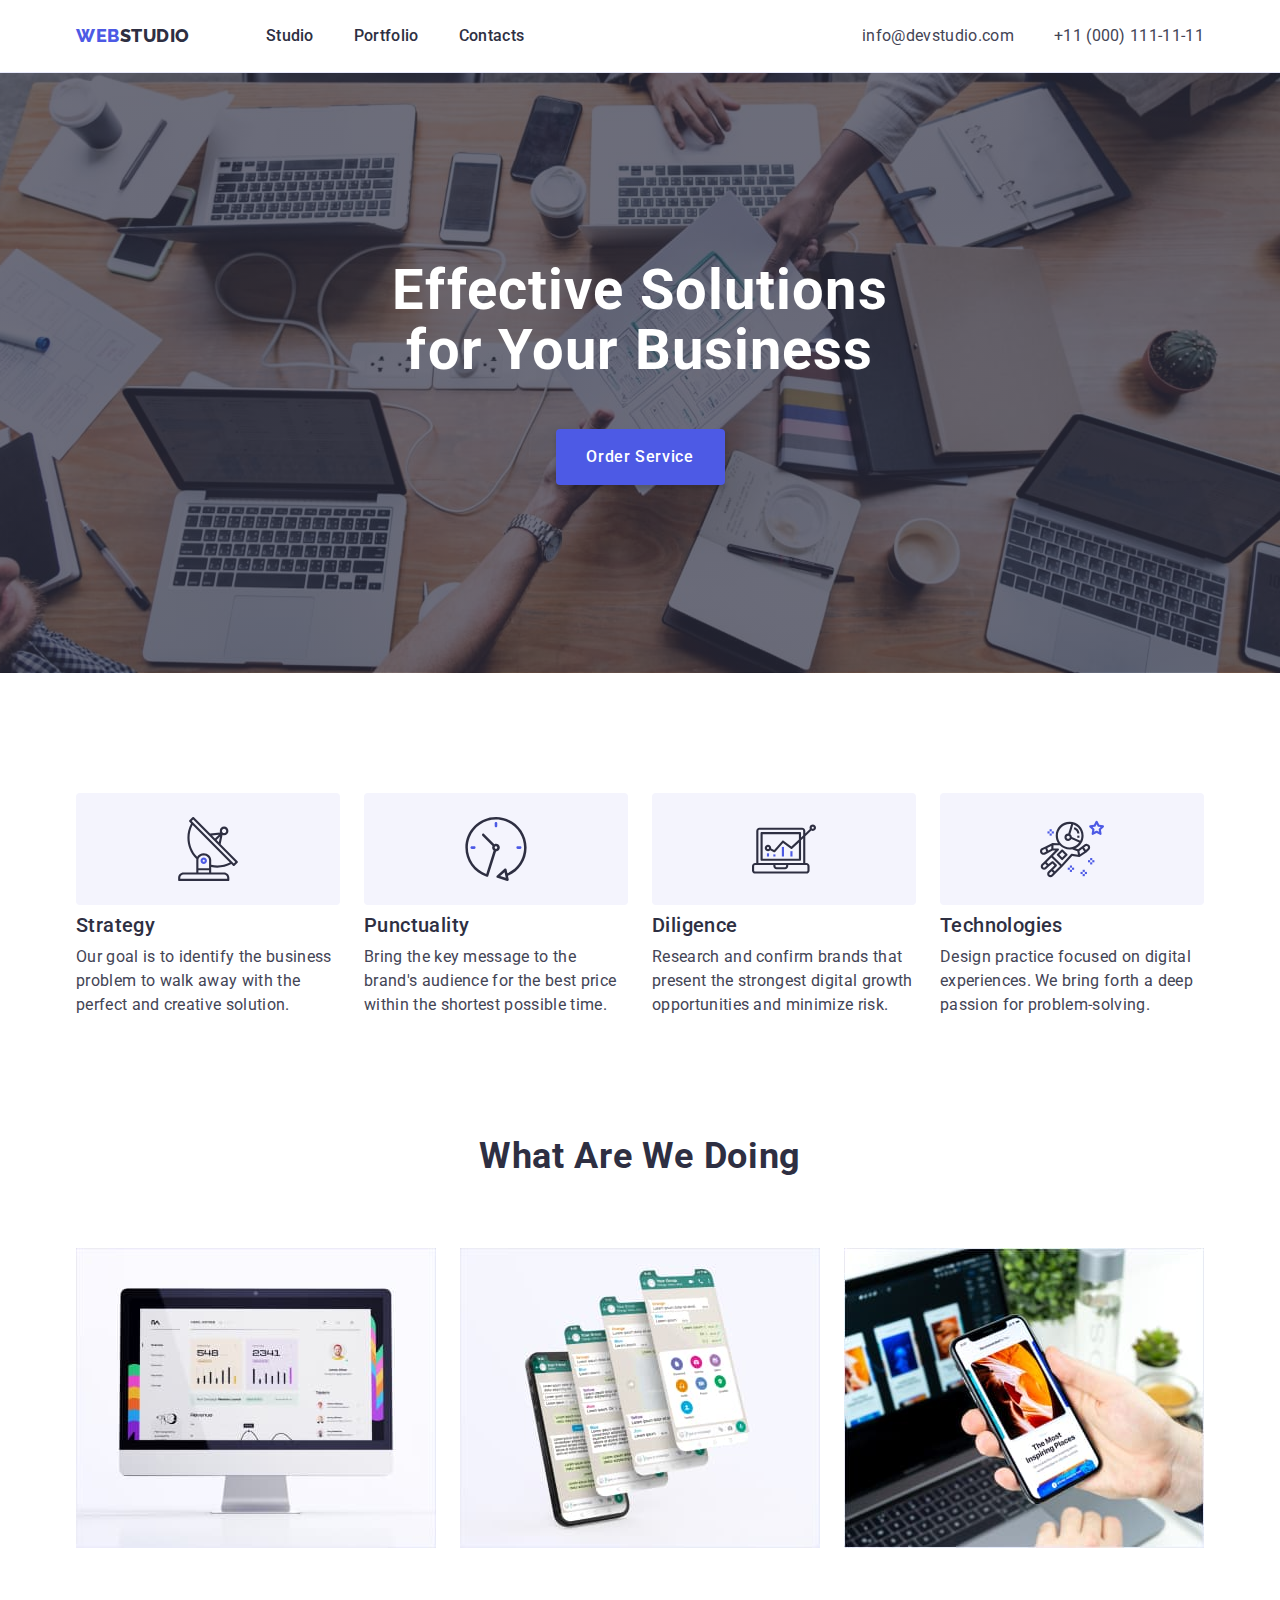
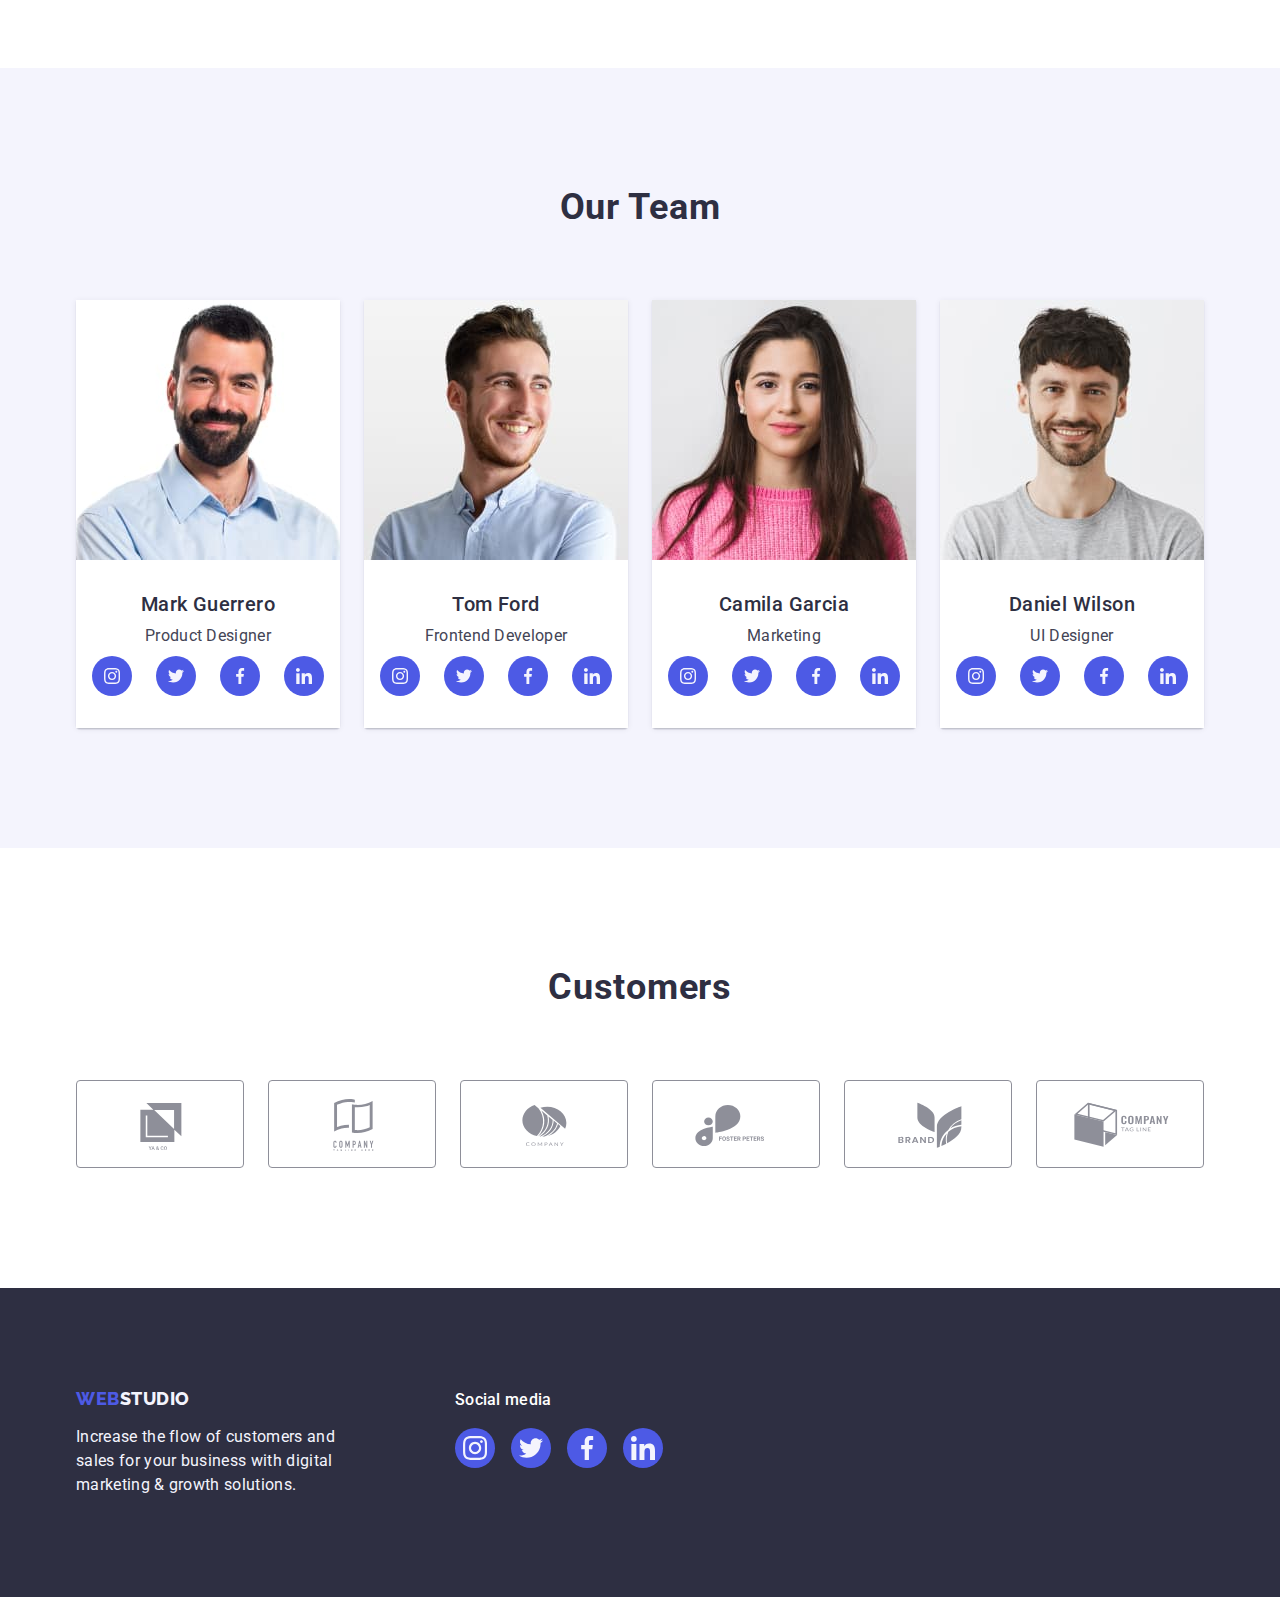
<file: index.html>
<!DOCTYPE html>
<html lang="en">
  <head>
    <meta charset="UTF-8" />
    <meta http-equiv="X-UA-Compatible" content="IE=edge" />
    <meta name="viewport" content="width=device-width, initial-scale=1.0" />
    <title>Document</title>
    <link rel="preconnect" href="https://fonts.googleapis.com" />
    <link rel="preconnect" href="https://fonts.gstatic.com" crossorigin />
    <link
      href="https://fonts.googleapis.com/css2?family=Raleway:wght@800&family=Roboto:wght@400;500;700;900&display=swap"
      rel="stylesheet"
    />
    <link
      rel="stylesheet"
      href="https://cdnjs.cloudflare.com/ajax/libs/modern-normalize/1.1.0/modern-normalize.min.css"
    />
    <link rel="stylesheet" href="./css/styles.css" />
  </head>

  <body>
    <!-- header -->
    <header class="page-header">
      <div class="container page-header-container">
        <nav class="page-nav">
          <a class="logo-header logo link" href="./index.html"
            >Web<span class="log">Studio</span>
          </a>

          <ul class="menu list">
            <li class="menu-item">
              <a class="menu-link link" href="./index.html">Studio</a>
            </li>
            <li class="menu-item">
              <a class="menu-link link" href="./portfolio.html">Portfolio</a>
            </li>
            <li class="menu-item">
              <a class="menu-link link" href="">Contacts</a>
            </li>
          </ul>
        </nav>
        <address class="page-adress">
          <ul class="adress-list list">
            <li class="adress-list-item">
              <a class="contact-list link" href="mailto:info@devstudio.com"
                >info@devstudio.com</a
              >
            </li>
            <li class="adress-list-item">
              <a class="contact-list link" href="tel:+110001111111"
                >+11 (000) 111-11-11</a
              >
            </li>
          </ul>
        </address>
      </div>
    </header>

    <main>
      <!-- Hero -->
      <section class="hero background">
        <div class="container ">
          <h1 class="main-title">
            Effective Solutions <br />
            for Your Business
          </h1>
          <button class="modal-open-btn" type="button">Order Service</button>
        </div>
      </section>

      <!--Values-->
      <section class="values section">
        <div class="container">
          <h2 class="title visually-hidden values-title">Our values</h2>
          <ul class="values-menu list">
            <li class="values-menu-item">
              <div class="values-icon-container">
                <svg class="values-icon" width="64" height="64">
                  <use href="./images/icons.svg#icon-antenna">

                  </use>
                </svg>
              </div>
              <h3 class="menu-title">Strategy</h3>
              <p class="description">
                Our goal is to identify the business problem to walk away with
                the perfect and creative solution.
              </p>
            </li>
            <li class="values-menu-item">
              <div class="values-icon-container">
                <svg class="values-icon" width="64" height="64">
                  <use href="./images/icons.svg#icon-clock">

                  </use>
                </svg>
              </div>
              <h3 class="menu-title">Punctuality</h3>
              <p class="description">
                Bring the key message to the brand's audience for the best price
                within the shortest possible time.
              </p>
            </li>
            <li class="values-menu-item">
              <div class="values-icon-container">
                <svg class="values-icon" width="64" height="64">
                  <use href="./images/icons.svg#icon-diagram">

                  </use>
                </svg>
              </div>
              <h3 class="menu-title">Diligence</h3>
              <p class="description">
                Research and confirm brands that present the strongest digital
                growth opportunities and minimize risk.
              </p>
            </li>
            <li class="values-menu-item">
              <div class="values-icon-container">
                <svg class="values-icon" width="64" height="64">
                  <use href="./images/icons.svg#icon-astronaut">

                  </use>
                </svg>
              </div>
              <h3 class="menu-title">Technologies</h3>
              <p class="description">
                Design practice focused on digital experiences. We bring forth a
                deep passion for problem-solving.
              </p>
            </li>
          </ul>
        </div>
      </section>

      <!-- Services -->
      <section class="services ">
        <div class="container">
          <h2 class="title">What are we doing</h2>
          <ul class="services-list list">
            <li class="services-list-item">
              <img
                class="services-list-img"
                src="./images/services/computer-screen.jpg"
                alt="computer screen"
                width="360"
                height="300"
              />
            </li>
            <li class="services-list-item">
              <img
                class="services-list-img"
                src="./images/services/smartphone-screens.jpg"
                alt="smartphone screens"
                width="360"
                height="300"
              />
            </li>
            <li class="services-list-item">
              <img
                class="services-list-img"
                src="./images/services/smartphone-and-computer-screens.jpg"
                alt="smartphone and computer screens"
                width="360"
                height="300"
              />
            </li>
          </ul>
        </div>
      </section>

      <!-- Employees -->
      <section class="employees section">
        <div class="container">
          <h2 class="title">Our Team</h2>
          <ul class="employees-list list">
            <li class="employees-list-item ">
              <img
                class="employees-list-img"
                src="./images/employees/mark-guerrero.jpg"
                alt="employee's portrait"
                width="264"
                height="260"
              />
              <div class="employees-list-wrapper">
                <h3 class="menu-title employee-name">Mark Guerrero</h3>
                <p class="description employee-desc">Product Designer</p>
                <ul class="social-list list">
                  <li class="social-list-item">
                    <a href="" class="social-list-link">
                      <svg class="social-list-icon" width="16" height="16" >
                        <use href="./images/icons.svg#icon-instagram"></use>
                      </svg>
                    </a>
                  </li>
                  <li class="social-list-item">
                    <a href="" class="social-list-link">
                      <svg class="social-list-icon" width="16" height="16">
                        <use href="./images/icons.svg#icon-twitter"></use>
                      </svg>
                    </a>
                  </li>
                  <li class="social-list-item">
                    <a href="" class="social-list-link">
                      <svg class="social-list-icon" width="16" height="16">
                        <use href="./images/icons.svg#icon-facebook"></use>
                      </svg>
                    </a>
                  </li>
                  <li class="social-list-item">
                    <a href="" class="social-list-link">
                      <svg class="social-list-icon" width="16" height="16">
                        <use href="./images/icons.svg#icon-linkedin"></use>
                      </svg>
                    </a>
                  </li>
                </ul>
              </div>
              
            </li>
            <li class="employees-list-item">
              <img
                class="employees-list-img"
                src="./images/employees/tom-ford.jpg"
                alt="employee's portrait"
                width="264"
                height="260"
              />
              <div class="employees-list-wrapper">
                <h3 class="menu-title employee-name">Tom Ford</h3>
                <p class="description employee-desc">Frontend Developer</p>
                <ul class="social-list list">
                  <li class="social-list-item">
                    <a href="" class="social-list-link">
                      <svg class="social-list-icon" width="16" height="16" >
                        <use href="./images/icons.svg#icon-instagram"></use>
                      </svg>
                    </a>
                  </li>
                  <li class="social-list-item">
                    <a href="" class="social-list-link">
                      <svg class="social-list-icon" width="16" height="16">
                        <use href="./images/icons.svg#icon-twitter"></use>
                      </svg>
                    </a>
                  </li>
                  <li class="social-list-item">
                    <a href="" class="social-list-link">
                      <svg class="social-list-icon" width="16" height="16">
                        <use href="./images/icons.svg#icon-facebook"></use>
                      </svg>
                    </a>
                  </li>
                  <li class="social-list-item">
                    <a href="" class="social-list-link">
                      <svg class="social-list-icon" width="16" height="16">
                        <use href="./images/icons.svg#icon-linkedin"></use>
                      </svg>
                    </a>
                  </li>
                </ul>
              </div>
            </li>
            <li class="employees-list-item">
              <img
                class="employees-list-img"
                src="./images/employees/camila-garcia.jpg"
                alt="employee's portrait"
                width="264"
                height="260"
              />
              <div class="employees-list-wrapper">
                <h3 class="menu-title employee-name">Camila Garcia</h3>
                <p class="description employee-desc">Marketing</p>
                <ul class="social-list list">
                  <li class="social-list-item">
                    <a href="" class="social-list-link">
                      <svg class="social-list-icon" width="16" height="16" >
                        <use href="./images/icons.svg#icon-instagram"></use>
                      </svg>
                    </a>
                  </li>
                  <li class="social-list-item">
                    <a href="" class="social-list-link">
                      <svg class="social-list-icon" width="16" height="16">
                        <use href="./images/icons.svg#icon-twitter"></use>
                      </svg>
                    </a>
                  </li>
                  <li class="social-list-item">
                    <a href="" class="social-list-link">
                      <svg class="social-list-icon" width="16" height="16">
                        <use href="./images/icons.svg#icon-facebook"></use>
                      </svg>
                    </a>
                  </li>
                  <li class="social-list-item">
                    <a href="" class="social-list-link">
                      <svg class="social-list-icon" width="16" height="16">
                        <use href="./images/icons.svg#icon-linkedin"></use>
                      </svg>
                    </a>
                  </li>
                </ul>
              </div>
            </li>
            <li class="employees-list-item">
              <img
                class="employees-list-img"
                src="./images/employees/daniel-wilson.jpg"
                alt="employee's portrait"
                width="264"
                height="260"
              />
              <div class="employees-list-wrapper">
                <h3 class="menu-title employee-name">Daniel Wilson</h3>
                <p class="description employee-desc">UI Designer</p>
                <ul class="social-list list">
                  <li class="social-list-item">
                    <a href="" class="social-list-link">
                      <svg class="social-list-icon" width="16" height="16" >
                        <use href="./images/icons.svg#icon-instagram"></use>
                      </svg>
                    </a>
                  </li>
                  <li class="social-list-item">
                    <a href="" class="social-list-link">
                      <svg class="social-list-icon" width="16" height="16">
                        <use href="./images/icons.svg#icon-twitter"></use>
                      </svg>
                    </a>
                  </li>
                  <li class="social-list-item">
                    <a href="" class="social-list-link">
                      <svg class="social-list-icon" width="16" height="16">
                        <use href="./images/icons.svg#icon-facebook"></use>
                      </svg>
                    </a>
                  </li>
                  <li class="social-list-item">
                    <a href="" class="social-list-link">
                      <svg class="social-list-icon" width="16" height="16">
                        <use href="./images/icons.svg#icon-linkedin"></use>
                      </svg>
                    </a>
                  </li>
                </ul>
        </div>
        </li>
          </ul>
        </div>
      </section>

   <!-- Customers -->
   <section class="customers section">
    <div class="container">
   <h2 class="title">Customers</h2>
   <ul class="customers-list list">
     <li class="customers-list-item">
       <a href="" class="customers-list-link">
         <svg class="customer-list-icon" width="104" height="56">
           <use href="./images/icons.svg#icon-logo"> 
              </use>
         </svg>
       </a>

     </li>
     <li class="customers-list-item">
       <a href="" class="customers-list-link">
         <svg class="customer-list-icon" width="104" height="56">
           <use href="./images/icons.svg#icon-logo-a">

           </use>
         </svg>
       </a>

     </li>
     <li class="customers-list-item">
       <a href="" class="customers-list-link">
         <svg class="customer-list-icon" width="104" height="56">
           <use href="./images/icons.svg#icon-logo-b">

           </use>
         </svg>
       </a>

     </li>
     <li class="customers-list-item">
       <a href="" class="customers-list-link">
         <svg class="customer-list-icon" width="104" height="56">
           <use href="./images/icons.svg#icon-logo-c">

           </use>
         </svg>
       </a>

     </li>
     <li class="customers-list-item">
       <a href="" class="customers-list-link">
         <svg class="customer-list-icon" width="104" height="56">
           <use href="./images/icons.svg#icon-logo-d">

           </use>
         </svg>
       </a>

     </li>
     <li class="customers-list-item">
       <a href="" class="customers-list-link">
         <svg class="customer-list-icon" width="104" height="56">
           <use href="./images/icons.svg#icon-logo-e">

           </use>
         </svg>
       </a>

     </li>
   </ul>

 </div>

</section>

    </main>

 




    <!-- FOOTER -->

    <footer class="footer">
      <div class="container footer-section">
        <div class="footer-logo-container">
          <a class="logo logo-footer link" href="./index.html"
          >Web<span class="logos">Studio</span>
        </a>

        <p class="footer-text">
          Increase the flow of customers and <br />
          sales for your business with digital <br />
          marketing & growth solutions.
        </p>
        </div>
        
        <div class="social-media">
          <p class="social-media-title">Social media</p>
          <ul class="social-media-list list">
          <li class="social-media-item">
            <a href="" class="social-media-link">
              <svg class="social-media-list-icon" width="24" height="24">
                <use href="./images/icons.svg#icon-instagram">

                </use>
              </svg>
            </a>
          </li>
          <li class="social-media-item">
            <a href="" class="social-media-link">
              <svg class="social-media-list-icon" width="24" height="24">
                <use href="./images/icons.svg#icon-twitter">

                </use>
              </svg>
            </a>
          </li>
          <li class="social-media-item">
            <a href="" class="social-media-link">
              <svg class="social-media-list-icon" width="24" height="24">
                <use href="./images/icons.svg#icon-facebook">

                </use>
              </svg>
            </a>
          </li>
          <li class="social-media-item">
            <a href="" class="social-media-link">
              <svg class="social-media-list-icon" width="24" height="24">
                <use href="./images/icons.svg#icon-linkedin">

                </use>
              </svg>
            </a>
          </li>
          </ul>
        </div>
      </div>
    </footer>
  </body>
</html>
</file>
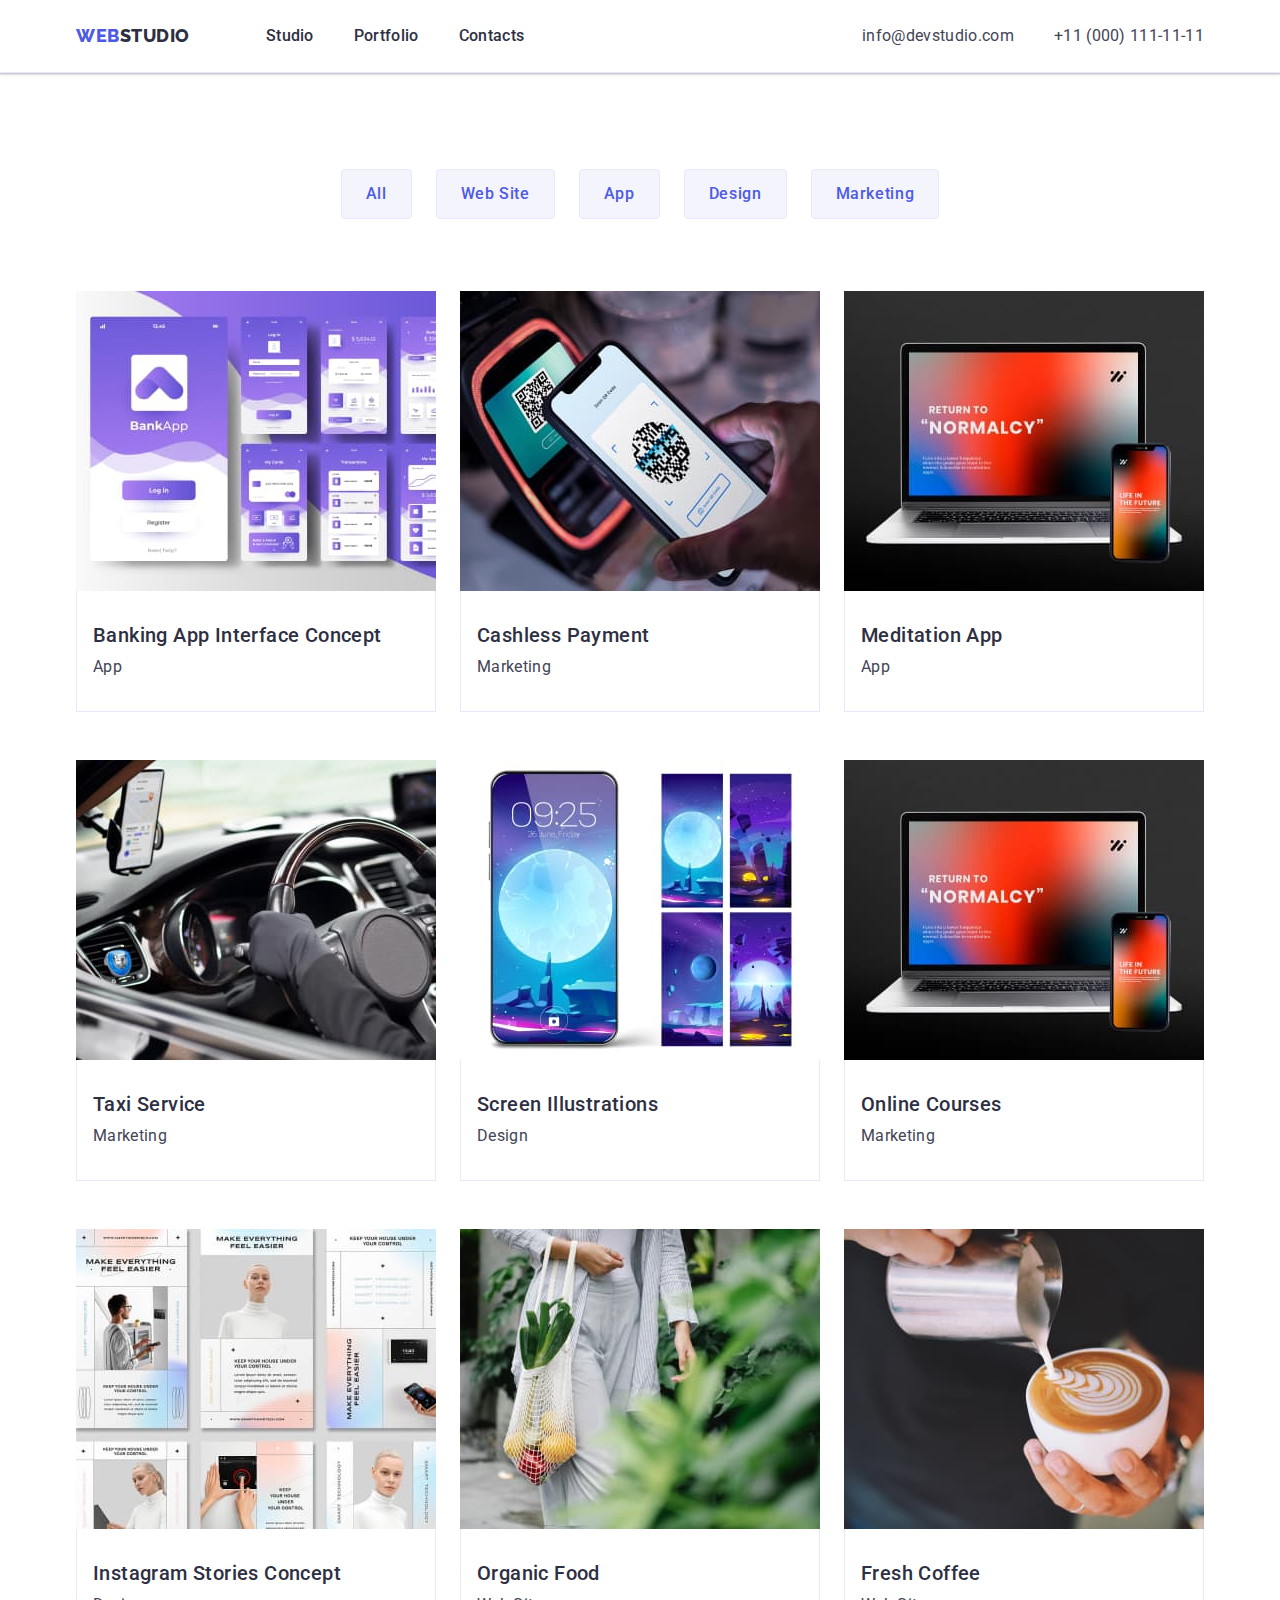
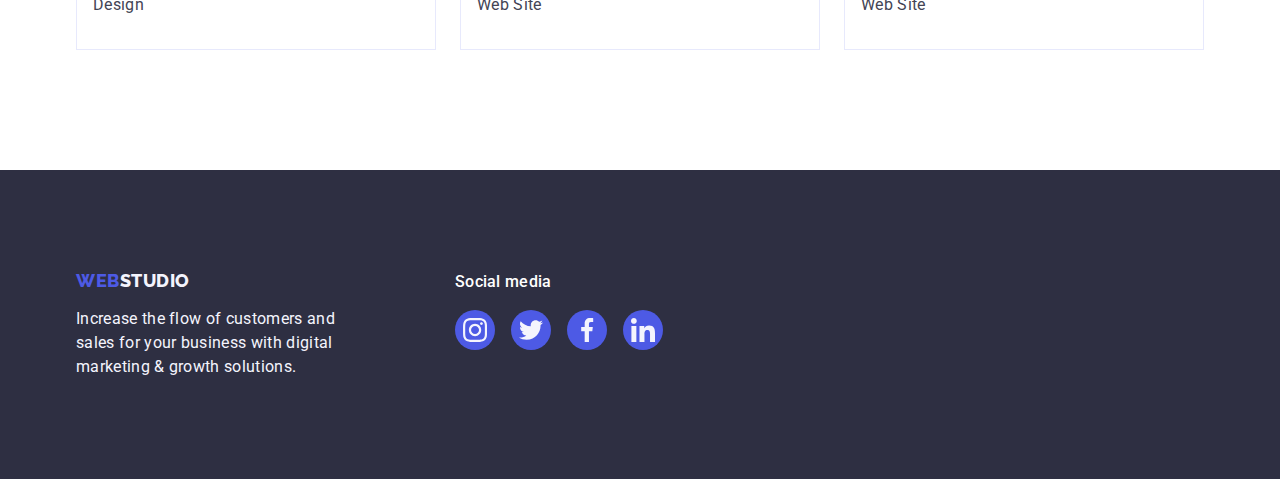
<file: portfolio.html>
<!DOCTYPE html>
<html lang="en">
  <head>
    <meta charset="UTF-8" />
    <meta http-equiv="X-UA-Compatible" content="IE=edge" />
    <meta name="viewport" content="width=device-width, initial-scale=1.0" />
    <title>Document</title>
    <link rel="preconnect" href="https://fonts.googleapis.com" />
    <link rel="preconnect" href="https://fonts.gstatic.com" crossorigin />
    <link
      href="https://fonts.googleapis.com/css2?family=Raleway:wght@800&family=Roboto:wght@400;500;700;900&display=swap"
      rel="stylesheet"
    />
    <link
      rel="stylesheet"
      href="https://cdnjs.cloudflare.com/ajax/libs/modern-normalize/1.1.0/modern-normalize.min.css"
    />
    <link rel="stylesheet" href="./css/styles.css" />
  </head>

  <body>
    <!-- header -->
    <header class="page-header">
      <div class="container page-header-container">
        <nav class="page-nav">
          <a class="logo-header logo link" href="./index.html"
            >Web<span class="log">Studio</span>
          </a>

          <ul class="menu list">
            <li class="menu-item">
              <a class="menu-link link" href="./index.html">Studio</a>
            </li>
            <li class="menu-item">
              <a class="menu-link link" href="./portfolio.html">Portfolio</a>
            </li>
            <li class="menu-item">
              <a class="menu-link link" href="">Contacts</a>
            </li>
          </ul>
        </nav>
        <address class="page-adress">
          <ul class="adress-list list">
            <li class="adress-list-item">
              <a class="contact-list link" href="mailto:info@devstudio.com"
                >info@devstudio.com</a
              >
            </li>
            <li class="adress-list-item">
              <a class="contact-list link" href="tel:+110001111111"
                >+11 (000) 111-11-11</a
              >
            </li>
          </ul>
        </address>
      </div>
    </header>

    <main>
      <section class="portfolio">
        <div class="container portfolio-container">
          <!-- Buttons -->
          <h1 class="portfolio-title visually-hidden">Our portfolio</h1>
          <ul class="portfolio-menu list">
            <li class="portfolio-menu-item">
              <button class="portfolio-menu-open-btn" type="button">All</button>
            </li>
            <li class="portfolio-menu-item">
              <button class="portfolio-menu-open-btn" type="button">
                Web Site
              </button>
            </li>
            <li class="portfolio-menu-item">
              <button class="portfolio-menu-open-btn" type="button">App</button>
            </li>
            <li class="portfolio-menu-item">
              <button class="portfolio-menu-open-btn" type="button">
                Design
              </button>
            </li>
            <li class="portfolio-menu-item">
              <button class="portfolio-menu-open-btn" type="button">
                Marketing
              </button>
            </li>
          </ul>

          <!-- Gallery -->

          <ul class="portfolio-list list">
            <li class="portfolio-list-item">
              <a class="portfolio-list-item-link link" href="">
                <img
                  class="portfolio-list-item-img"
                  src="./images/portfolio-items/banking-app.jpg"
                  alt="apps-photo"
                  width="360"
                  height="300"
                />
                <div class="portfolio-list-item-wrapper">
                  <h2 class="menu-title menu-portfolio">
                    Banking App Interface Concept
                  </h2>
                  <p class="description">App</p>
                </div>
              </a>
            </li>

            <li class="portfolio-list-item">
              <a class="portfolio-list-item-link link" href="">
                <img
                  class="portfolio-list-item-img"
                  src="./images/portfolio-items/cashless-payment.jpg"
                  alt="payment-photo"
                  width="360"
                  height="300"
                />

                <div class="portfolio-list-item-wrapper">
                  <h2 class="menu-title menu-portfolio">Cashless Payment</h2>
                  <p class="description">Marketing</p>
                </div>
              </a>
            </li>
            <li class="portfolio-list-item">
              <a class="portfolio-list-item-link link" href="">
                <img
                  class="portfolio-list-item-img"
                  src="./images/portfolio-items/meditation-app.jpg"
                  alt="apps-photo"
                  width="360"
                  height="300"
                />
                <div class="portfolio-list-item-wrapper">
                  <h2 class="menu-title menu-portfolio">Meditation App</h2>
                  <p class="description">App</p>
                </div>
              </a>
            </li>
            <li class="portfolio-list-item">
              <a class="portfolio-list-item-link link" href="">
                <img
                  class="portfolio-list-item-img"
                  src="./images/portfolio-items/taxi-service.jpg"
                  alt="taxi-photo"
                  width="360"
                  height="300"
                />
                <div class="portfolio-list-item-wrapper">
                  <h2 class="menu-title menu-portfolio">Taxi Service</h2>
                  <p class="description">Marketing</p>
                </div>
              </a>
            </li>
            <li class="portfolio-list-item">
              <a class="portfolio-list-item-link link" href="">
                <img
                  class="portfolio-list-item-img"
                  src="./images/portfolio-items/screen-illustrations.jpg"
                  alt="screens-photo"
                  width="360"
                  height="300"
                />
                <div class="portfolio-list-item-wrapper">
                  <h2 class="menu-title menu-portfolio">
                    Screen Illustrations
                  </h2>
                  <p class="description">Design</p>
                </div>
              </a>
            </li>
            <li class="portfolio-list-item">
              <a class="portfolio-list-item-link link" href="">
                <img
                  class="portfolio-list-item-img"
                  src="./images/portfolio-items/meditation-app.jpg"
                  alt="cources-photo"
                  width="360"
                  height="300"
                />
                <div class="portfolio-list-item-wrapper">
                  <h2 class="menu-title menu-portfolio">Online Courses</h2>
                  <p class="description">Marketing</p>
                </div>
              </a>
            </li>
            <li class="portfolio-list-item">
              <a class="portfolio-list-item-link link" href="">
                <img
                  class="portfolio-list-item-img"
                  src="./images/portfolio-items/insta-stories.jpg"
                  alt="insta-photo"
                  width="360"
                  height="300"
                />
                <div class="portfolio-list-item-wrapper">
                  <h2 class="menu-title menu-portfolio">
                    Instagram Stories Concept
                  </h2>
                  <p class="description">Design</p>
                </div>
              </a>
            </li>
            <li class="portfolio-list-item">
              <a class="portfolio-list-item-link link" href="">
                <img
                  class="portfolio-list-item-img"
                  src="./images/portfolio-items/organic-food.jpg"
                  alt="foods-photo"
                  width="360"
                  height="300"
                />
                <div class="portfolio-list-item-wrapper">
                  <h2 class="menu-title menu-portfolio">Organic Food</h2>
                  <p class="description">Web Site</p>
                </div>
              </a>
            </li>
            <li class="portfolio-list-item">
              <a class="portfolio-list-item-link link" href="">
                <img
                  class="portfolio-list-item-img"
                  src="./images/portfolio-items/fresh-coffee.jpg"
                  alt="coffee-photo"
                  width="360"
                  height="300"
                />
                <div class="portfolio-list-item-wrapper">
                  <h2 class="menu-title menu-portfolio">Fresh Coffee</h2>
                  <p class="description">Web Site</p>
                </div>
              </a>
            </li>
          </ul>
        </div>
      </section>
    </main>

    <!-- FOOTER -->
    <footer class="footer">
      <div class="container footer-section">
        <div class="footer-logo-container">
          <a class="logo logo-footer link" href="./index.html"
          >Web<span class="logos">Studio</span>
        </a>

        <p class="footer-text">
          Increase the flow of customers and <br />
          sales for your business with digital <br />
          marketing & growth solutions.
        </p>
        </div>
        
        <div class="social-media">
          <p class="social-media-title">Social media</p>
          <ul class="social-media-list list">
          <li class="social-media-item">
            <a href="" class="social-media-link">
              <svg class="social-media-list-icon" width="24" height="24">
                <use href="./images/icons.svg#icon-instagram">

                </use>
              </svg>
            </a>
          </li>
          <li class="social-media-item">
            <a href="" class="social-media-link">
              <svg class="social-media-list-icon" width="24" height="24">
                <use href="./images/icons.svg#icon-twitter">

                </use>
              </svg>
            </a>
          </li>
          <li class="social-media-item">
            <a href="" class="social-media-link">
              <svg class="social-media-list-icon" width="24" height="24">
                <use href="./images/icons.svg#icon-facebook">

                </use>
              </svg>
            </a>
          </li>
          <li class="social-media-item">
            <a href="" class="social-media-link">
              <svg class="social-media-list-icon" width="24" height="24">
                <use href="./images/icons.svg#icon-linkedin">

                </use>
              </svg>
            </a>
          </li>
          </ul>
        </div>
      </div>
    </footer>
  </body>
</html>
</file>
<file: css/styles.css>
:root {
  --main-font-family: "Roboto", sans-serif;
  --accent-color: #404bbf;
  --secondary-text-color: #434455;
  --menu-color: #2e2f42;
  --background-color: #2e2f42;
  --text-color: #434455;
  --btn-background-color: #f4f4fd;
  --background-wrapper:  #ffffff;
  --icon-color: #8e8f99;
}

h1,
h2,
h3,
h4,
p {
  margin-top: 0;
  margin-bottom: 0;
}
ul,
ol {
  margin-top: 0;
  margin-bottom: 0;
  padding-left: 0;
}
img {
  display: block;
}

.list {
  list-style: none;
}
.link {
  text-decoration: none;
}

button {
  font-family: inherit;
  cursor: pointer;
}

body {
  font-family: var(--main-font-family);
  color: var(--secondary-text-color);
  background-color: var(--background-wrapper);
}
.section {
  padding-top: 120px;
  padding-bottom: 120px;
}

.container {
  width: 1158px;
  margin-left: auto;
  margin-right: auto;
  padding-left: 15px;
  padding-right: 15px;
}
.visually-hidden {
  position: absolute;
  white-space: nowrap;
  width: 1px;
  height: 1px;
  overflow: hidden;
  border: 0;
  padding: 0;
  clip: rect(0 0 0 0);
  clip-path: inset(50%);
  margin: -1px;
}

/* header */
.page-header {
  border-bottom: 1px solid #e7e9fc;
  box-shadow: 0px 2px 1px rgba(46, 47, 66, 0.08), 0px 1px 1px rgba(46, 47, 66, 0.16), 0px 1px 6px rgba(46, 47, 66, 0.08);
}
.page-header-container {
  display: flex;
  align-items: center;
  justify-content: space-between;
}

.page-nav {
  display: flex;
  align-items: center;
}
.menu {
  display: flex;
  align-items: center;
}

.adress-list {
  display: flex;
  align-items: center;
}
.adress-list-item:not(:last-child) {
  margin-right: 40px;
}

.logo-header {
  margin-right: 76px;
  padding-top: 24px;
  padding-bottom: 24px;
}
.menu-item:not(:last-child) {
  margin-right: 40px;
}

.menu-link {
  padding-top: 24px;
  padding-bottom: 24px;
  font-weight: 500;
  font-size: 16px;
  display: block;
  line-height: 1.5;
  letter-spacing: 0.02em;
  color: var(--menu-color);
}

.menu-link:hover,
.menu-link:focus {
  color: var(--accent-color);
}

.logo {
  font-family: "Raleway", sans-serif;
  font-weight: 800;
  font-size: 18px;
  line-height: 1.17;
  letter-spacing: 0.03em;
  text-transform: uppercase;
  color: #4d5ae5;
}
.log {
  color: #2e2f42;
}
.page-adress {
  font-style: normal;
}

.contact-list {
  font-style: normal;
  font-size: 16px;
  line-height: 1.5;
  letter-spacing: 0.02em;
  color: var(--secondary-text-color);
}

.contact-list:hover,
.contact-list:focus {
  color: var(--accent-color);
}

/* hero */
.hero {
  background-color: var(--background-color);
  padding-top:188px;
  padding-bottom: 188px;
 
}
.background {
  max-width: 1440px;
  margin: 0 auto;
  background-size: cover;
  background-repeat: no-repeat;
  background-position: center;
  background-image: linear-gradient(rgba(46, 47, 66, 0.7), rgba(46, 47, 66, 0.7)), url(../images/people-office.jpg);
}

.main-title {
  margin-left: auto;
  margin-right: auto;
  margin-bottom: 48px;
  max-width: 496px;
  font-weight: 700;
  font-size: 56px;
  line-height: 1.07;
  text-align: center;
  letter-spacing: 0.02em;
  color:  var(--background-wrapper);
}

.modal-open-btn {
  display: block;
  min-width: 169px;
  height: 56px;
  border: none;
  margin-left: auto;
  margin-right: auto;
  font-weight: 500;
  font-size: 16px;
  line-height: 1.5;

  align-items: center;
  letter-spacing: 0.04em;
  background: #4d5ae5;
  box-shadow: 0px 4px 4px rgba(0, 0, 0, 0.15);
  border-radius: 4px;
  color:  var(--background-wrapper);
}

.modal-open-btn:hover,
.modal-open-btn:focus {
  background: var(--accent-color);
}

/* Values */
.title {
  margin-bottom: 72px;
  font-weight: 700;
  font-size: 36px;
  line-height: 1.1;
  text-align: center;
  letter-spacing: 0.02em;
  text-transform: capitalize;
  color: var(--menu-color);
}

.values-icon-container {
  display: flex;
  justify-content: center;
  align-items: center;
  width: 264px;
  height: 112px;
  border-radius: 4px;
  background: #F4F4FD;
  margin-bottom: 8px;
}

.values-menu {
  display: flex;
  gap: 24px;
}
.values-menu-item {
  width: calc((100% - 72px) / 4);
}

/* Services */

.services {
  padding-bottom: 120px;
}
.services-list {
  display: flex;
  flex-wrap: wrap;
  gap: 24px;
}

.menu-title {
  font-weight: 500;
  font-size: 20px;
  line-height: 1.2;
  letter-spacing: 0.02em;
  color: var(--background-color);
  margin-bottom: 8px;
}
.description {
  font-size: 16px;
  line-height: 1.5;
  letter-spacing: 0.02em;
  color: var(--secondary-text-color);
}

/* Employees */
.employees {
  background-color: #f4f4fd;
}
.employees-list {
  display: flex;
  flex-wrap: wrap;
  gap: 24px;
}

.employees-list-item {
  background-color:  var(--background-wrapper);
  box-shadow:  0px 1px 6px rgba(46, 47, 66, 0.08), 0px 1px 1px rgba(46, 47, 66, 0.16), 0px 2px 1px rgba(46, 47, 66, 0.08);
  border-radius: 0px 0px 4px 4px;
}
.employee-name {
  margin-bottom: 8px;
}

.employee-desc {
  text-align: center;
  margin-bottom: 8px;
}

.employees-list-wrapper {
  padding: 32px 0;
  text-align: center;
  background: var(--background-wrapper);
  
}
.social-list {
  display: flex;
  justify-content: center;
  gap: 24px;
}

.social-list-link {
  display: flex;
  justify-content: center;
  align-items: center;
  width: 40px;
  height: 40px;
  border-radius: 50%;
  background-color: #4D5AE5;
}

.social-list-link:hover,
.social-list-link:focus {
  background-color:  #404BBF;
}

.social-list-link:hover .social-list-icon,
.social-list-link:focus .social-list-icon {
  fill: #F4F4FD;
}
.social-list-icon {
  fill: #F4F4FD;
}

/* Customers */
.customers-list {
  display: flex;
  justify-content:space-between;
  gap: 24px;
}
.customers-list-item {
  widtx: calc((100%-120px) / 6);
}

.customers-list-link {
  display: flex;
  justify-content: center;
  align-items: center;
  width: 168px;
  height: 88px;
  border: 1px solid #8E8F99;
  border-radius: 4px;
  color: var(--icon-color);
}
.customer-list-icon{
  fill: currentColor;
}

.customers-list-link:hover,
.customers-list-link:focus {
  border: 1px solid #404BBF;
  color: #404bbf;
}

.customers-list-link:hover .customer-list-icon,
.customers-list-link:focus .customer-list-icon {
  fill: #404BBF;
}



/* footer */
.footer {
  background-color: var(--background-color);
  padding-top: 100px;
  padding-bottom: 100px;
}
.footer-section {
  display: flex;
  align-items: baseline;
}

.footer-logo-container {
  margin-right: 120px;
}

.logos {
  font-family: "Raleway";
  font-weight: 800;
  font-size: 18px;
  line-height: 1.17;
  letter-spacing: 0.03em;
  text-transform: uppercase;
  color: #f4f4fd;
}


.logo-footer {
  display: inline-block; 
  margin-bottom: 16px;
}
.footer-text {
  font-style: normal;
  font-size: 16px;
  line-height: 1.5;
  letter-spacing: 0.02em;
  color: #f4f4fd;
}
.social-media-title {
font-style: normal;
font-weight: 500;
font-size: 16px;
line-height: 1.5 ;
letter-spacing: 0.02em;
margin-bottom: 16px;
color: var(--background-wrapper);
}

.social-media-list {
display: flex;
gap: 16px;
}

.social-media-link {
display: flex;
justify-content: center;
align-items: center;
width: 40px;
height: 40px;
border-radius: 50%;
background-color: #4D5AE5;
}
.social-media-list-icon {
  fill: #F4F4FD;
}

.social-media-link:hover,
.social-media-link:focus {
  background-color:#31D0AA;;
}

/* Portfolio */

.portfolio {
  padding-top: 96px;
  padding-bottom: 120px;
}
.portfolio-menu {
  display: flex;
  flex-wrap: wrap;
  justify-content: center;
  gap: 24px;
  margin-bottom: 72px;
}
.menu-portfolio {
  margin-bottom: 8px;
}

.portfolio-list {
  display: flex;
  flex-wrap: wrap;
  gap: 24px;
  row-gap: 48px;
}

.portfolio-list-item {
  widtx: calc((100%-48px) / 3);
}

.portfolio-list-item-link {
  display: block; 
}

.portfolio-list-item-link:hover,
.portfolio-list-item-link:focus {
box-shadow: 0px 1px 6px rgba(46, 47, 66, 0.08), 0px 1px 1px rgba(46, 47, 66, 0.16), 0px 2px 1px rgba(46, 47, 66, 0.08);
}

.portfolio-list-item-wrapper {
  padding: 32px 16px;
  border: 1px solid #e7e9fc;
  border-top: none;
}

.portfolio-menu-open-btn {
  padding: 12px 24px;
  font-weight: 500;
  font-size: 16px;
  line-height: 1.5;
  letter-spacing: 0.04em;
  color: #4d5ae5;
  background-color: var(--btn-background-color);
  border: 1px solid #e7e9fc;
  border-radius: 4px;
}
.portfolio-menu-open-btn:hover,
.portfolio-menu-open-btn:focus {
  color: #ffffff;
  background-color: var(--accent-color);
  border: 1px solid transparent;
  box-shadow: 0px 3px 1px rgba(0, 0, 0, 0.1), 0px 2px 1px rgba(0, 0, 0, 0.08), 0px 2px 2px rgba(0, 0, 0, 0.12);
}
</file>
